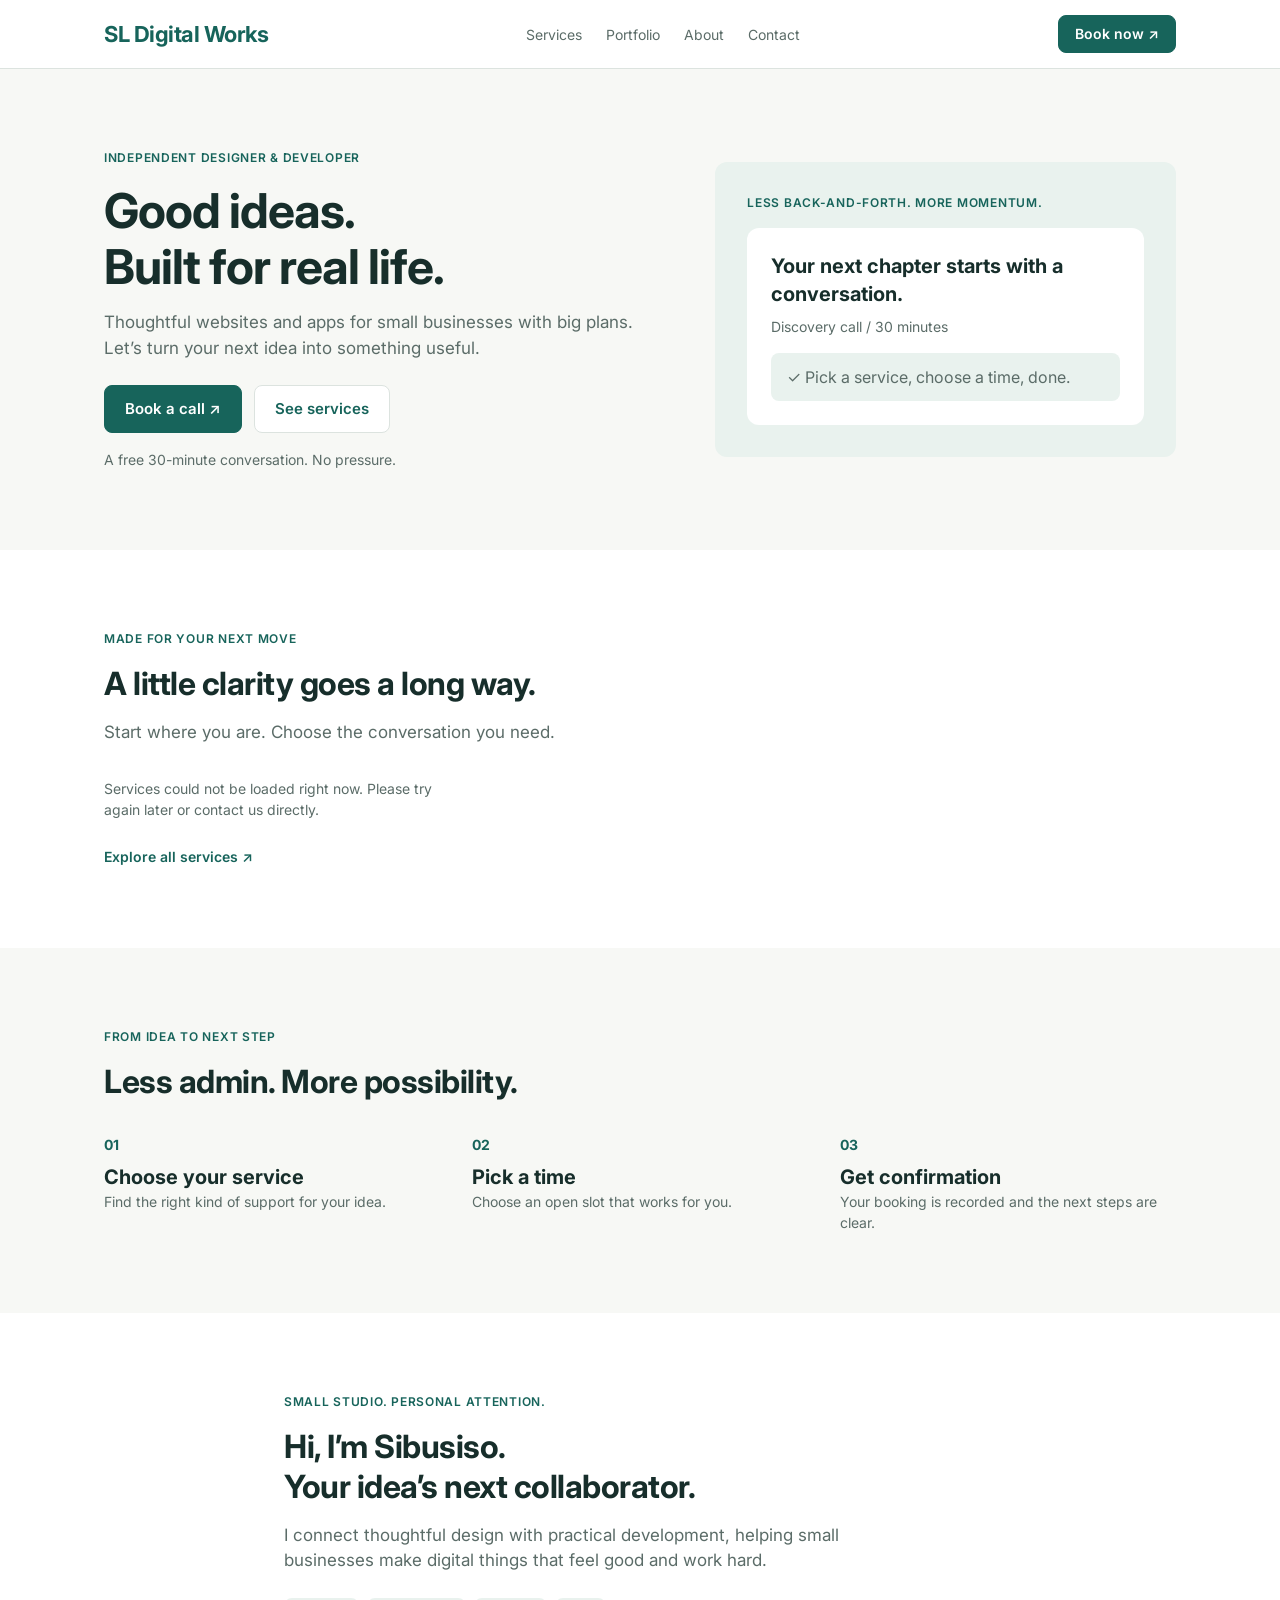
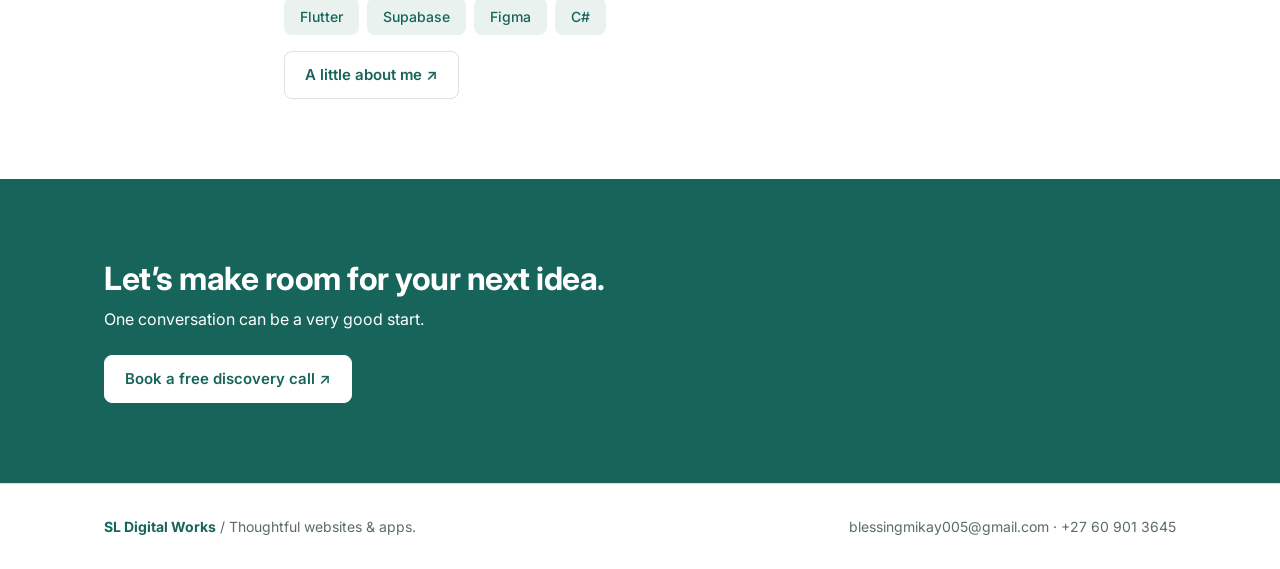
<file: web/index.html>
<!doctype html>
<html lang="en">
  <head>
    <meta charset="utf-8" />
    <meta name="viewport" content="width=device-width, initial-scale=1" />
    <meta
      name="description"
      content="Thoughtful websites and apps for small businesses. SL Digital Works offers graphic design, web design and practical digital development."
    />
    <title>SL Digital Works | Websites and apps for small businesses</title>
    <link rel="preconnect" href="https://fonts.googleapis.com" />
    <link rel="preconnect" href="https://fonts.gstatic.com" crossorigin />
    <link
      href="https://fonts.googleapis.com/css2?family=Inter:wght@400;500;600;700&display=swap"
      rel="stylesheet"
    />
    <link rel="stylesheet" href="css/styles.css" />
  </head>
  <body>
    <header>
      <div class="wrap bar">
        <a class="logo" href="index.html">SL Digital Works</a>
        <button
          class="menu-toggle"
          id="menu"
          aria-label="Open navigation"
          aria-expanded="false"
        >
          ☰
        </button>
        <nav id="nav" aria-label="Main navigation">
          <a href="pages/services.html">Services</a
          ><a href="pages/portfolio.html">Portfolio</a
          ><a href="pages/about.html">About</a
          ><a href="pages/contact.html">Contact</a>
        </nav>
        <a class="btn sm" href="pages/booking.html">Book now ↗</a>
      </div>
    </header>
    <main>
      <section class="pad">
        <div class="wrap hero">
          <div>
            <div class="eyebrow">Independent designer &amp; developer</div>
            <h1>Good ideas.<br />Built for real life.</h1>
            <p class="lead">
              Thoughtful websites and apps for small businesses with big plans.
              Let’s turn your next idea into something useful.
            </p>
            <div class="cta">
              <a class="btn" href="pages/booking.html">Book a call ↗</a
              ><a class="btn sec" href="pages/services.html">See services</a>
            </div>
            <p class="small">A free 30-minute conversation. No pressure.</p>
          </div>
          <div class="panel">
            <div class="eyebrow">Less back-and-forth. More momentum.</div>
            <div class="in">
              <h3>Your next chapter starts with a conversation.</h3>
              <p class="small mt-8">Discovery call / 30 minutes</p>
              <p class="note mb-0">✓ Pick a service, choose a time, done.</p>
            </div>
          </div>
        </div>
      </section>
      <section class="pad alt">
        <div class="wrap">
          <div class="eyebrow">Made for your next move</div>
          <h2>A little clarity goes a long way.</h2>
          <p class="lead">
            Start where you are. Choose the conversation you need.
          </p>
          <div class="cards svc-list">
            <p class="small">Loading services…</p>
          </div>
          <p class="mt-24">
            <a class="link" href="pages/services.html"
              >Explore all services ↗</a
            >
          </p>
        </div>
      </section>
      <section class="pad">
        <div class="wrap">
          <div class="eyebrow">From idea to next step</div>
          <h2>Less admin. More possibility.</h2>
          <div class="steps">
            <div>
              <b>01</b>
              <h3>Choose your service</h3>
              <p class="small">Find the right kind of support for your idea.</p>
            </div>
            <div>
              <b>02</b>
              <h3>Pick a time</h3>
              <p class="small">Choose an open slot that works for you.</p>
            </div>
            <div>
              <b>03</b>
              <h3>Get confirmation</h3>
              <p class="small">
                Your booking is recorded and the next steps are clear.
              </p>
            </div>
          </div>
        </div>
      </section>
      <section class="pad alt">
        <div class="wrap narrow">
          <div class="eyebrow">Small studio. Personal attention.</div>
          <h2>Hi, I’m Sibusiso.<br />Your idea’s next collaborator.</h2>
          <p class="lead">
            I connect thoughtful design with practical development, helping
            small businesses make digital things that feel good and work hard.
          </p>
          <div class="chips">
            <span class="chip">Flutter</span><span class="chip">Supabase</span
            ><span class="chip">Figma</span><span class="chip">C#</span>
          </div>
          <a class="btn sec" href="pages/about.html">A little about me ↗</a>
        </div>
      </section>
      <section class="cta-band">
        <div class="wrap">
          <h2>Let’s make room for your next idea.</h2>
          <p class="mt-8">One conversation can be a very good start.</p>
          <a class="btn" href="pages/booking.html"
            >Book a free discovery call ↗</a
          >
        </div>
      </section>
    </main>
    <footer>
      <div class="wrap footer-inner">
        <div><b>SL Digital Works</b> / Thoughtful websites &amp; apps.</div>
        <div>
          <a href="mailto:blessingmikay005@gmail.com"
            >blessingmikay005@gmail.com</a
          >
          · <a href="tel:+27609013645">+27 60 901 3645</a>
        </div>
      </div>
    </footer>
    <script src="js/config.js"></script>
    <script src="js/supabase.js"></script>
    <script src="js/app.js"></script>
  </body>
</html>
</file>
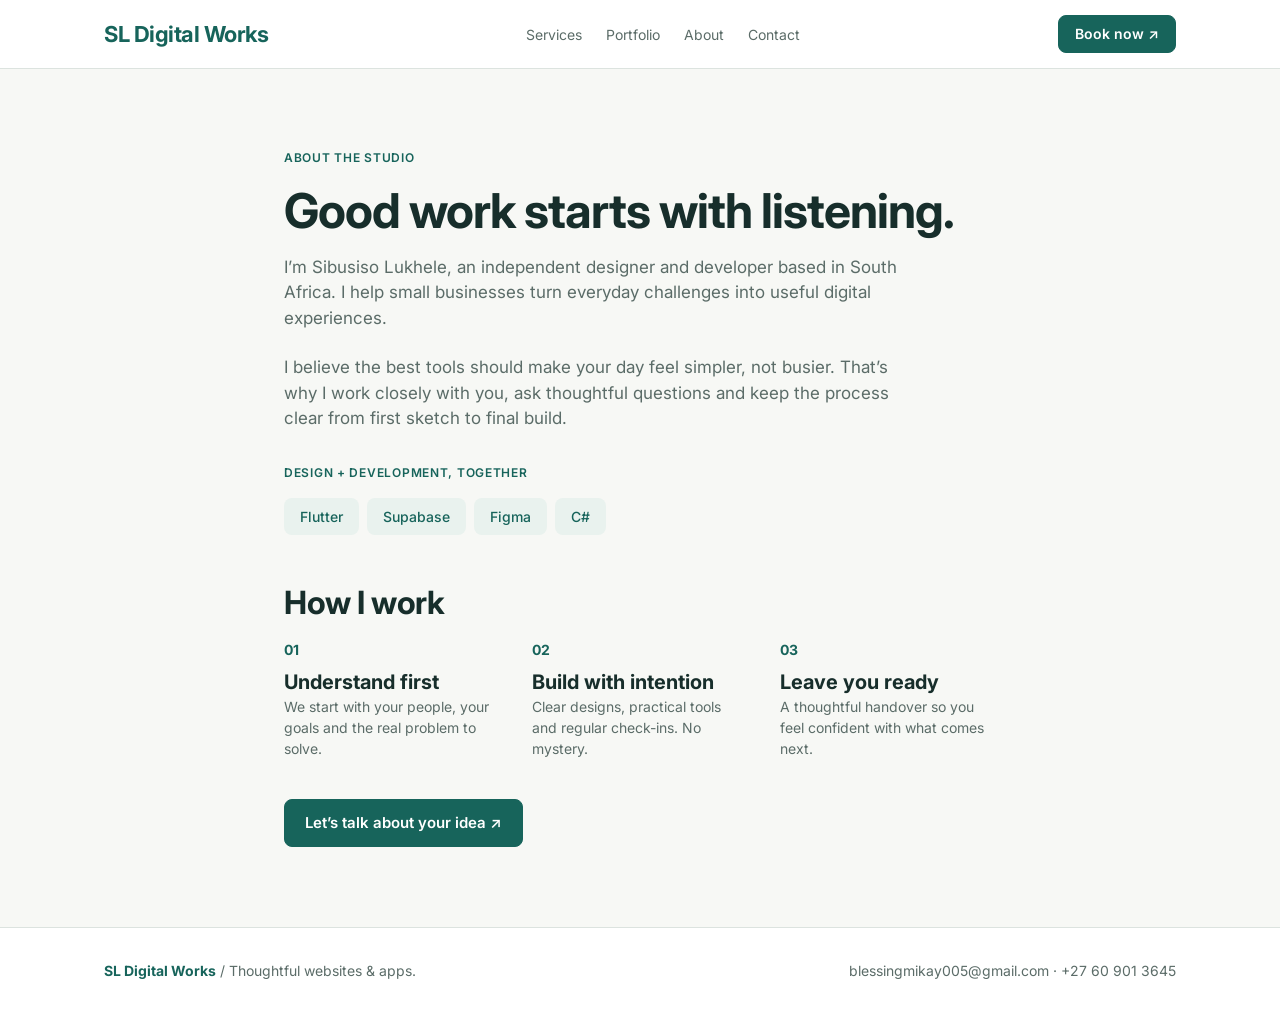
<file: web/pages/about.html>
<!doctype html>
<html lang="en">
  <head>
    <meta charset="utf-8" />
    <meta name="viewport" content="width=device-width, initial-scale=1" />
    <meta
      name="description"
      content="Meet Sibusiso Lukhele of SL Digital Works, an independent designer and developer in South Africa."
    />
    <title>About | SL Digital Works</title>
    <link rel="preconnect" href="https://fonts.googleapis.com" />
    <link rel="preconnect" href="https://fonts.gstatic.com" crossorigin />
    <link
      href="https://fonts.googleapis.com/css2?family=Inter:wght@400;500;600;700&display=swap"
      rel="stylesheet"
    />
    <link rel="stylesheet" href="../css/styles.css" />
  </head>
  <body>
    <header>
      <div class="wrap bar">
        <a class="logo" href="../index.html">SL Digital Works</a>
        <button
          class="menu-toggle"
          id="menu"
          aria-label="Open navigation"
          aria-expanded="false"
        >
          ☰
        </button>
        <nav id="nav" aria-label="Main navigation">
          <a href="services.html">Services</a
          ><a href="portfolio.html">Portfolio</a><a href="about.html">About</a
          ><a href="contact.html">Contact</a>
        </nav>
        <a class="btn sm" href="booking.html">Book now ↗</a>
      </div>
    </header>
    <main>
      <section class="pad">
        <div class="wrap narrow">
          <div class="eyebrow">About the studio</div>
          <h1>Good work starts with listening.</h1>
          <p class="lead">
            I’m Sibusiso Lukhele, an independent designer and developer based in
            South Africa. I help small businesses turn everyday challenges into
            useful digital experiences.
          </p>
          <p class="lead mt-0">
            I believe the best tools should make your day feel simpler, not
            busier. That’s why I work closely with you, ask thoughtful questions
            and keep the process clear from first sketch to final build.
          </p>
          <div class="eyebrow mt-32">Design + development, together</div>
          <div class="chips">
            <span class="chip">Flutter</span><span class="chip">Supabase</span
            ><span class="chip">Figma</span><span class="chip">C#</span>
          </div>
          <h2 class="mt-48">How I work</h2>
          <div class="steps mt-16">
            <div>
              <b>01</b>
              <h3>Understand first</h3>
              <p class="small">
                We start with your people, your goals and the real problem to
                solve.
              </p>
            </div>
            <div>
              <b>02</b>
              <h3>Build with intention</h3>
              <p class="small">
                Clear designs, practical tools and regular check-ins. No
                mystery.
              </p>
            </div>
            <div>
              <b>03</b>
              <h3>Leave you ready</h3>
              <p class="small">
                A thoughtful handover so you feel confident with what comes
                next.
              </p>
            </div>
          </div>
          <p class="mt-40">
            <a class="btn" href="booking.html">Let’s talk about your idea ↗</a>
          </p>
        </div>
      </section>
    </main>
    <footer>
      <div class="wrap footer-inner">
        <div><b>SL Digital Works</b> / Thoughtful websites &amp; apps.</div>
        <div>
          <a href="mailto:blessingmikay005@gmail.com"
            >blessingmikay005@gmail.com</a
          >
          · <a href="tel:+27609013645">+27 60 901 3645</a>
        </div>
      </div>
    </footer>
    <script src="../js/config.js"></script>
    <script src="../js/supabase.js"></script>
    <script src="../js/app.js"></script>
  </body>
</html>
</file>
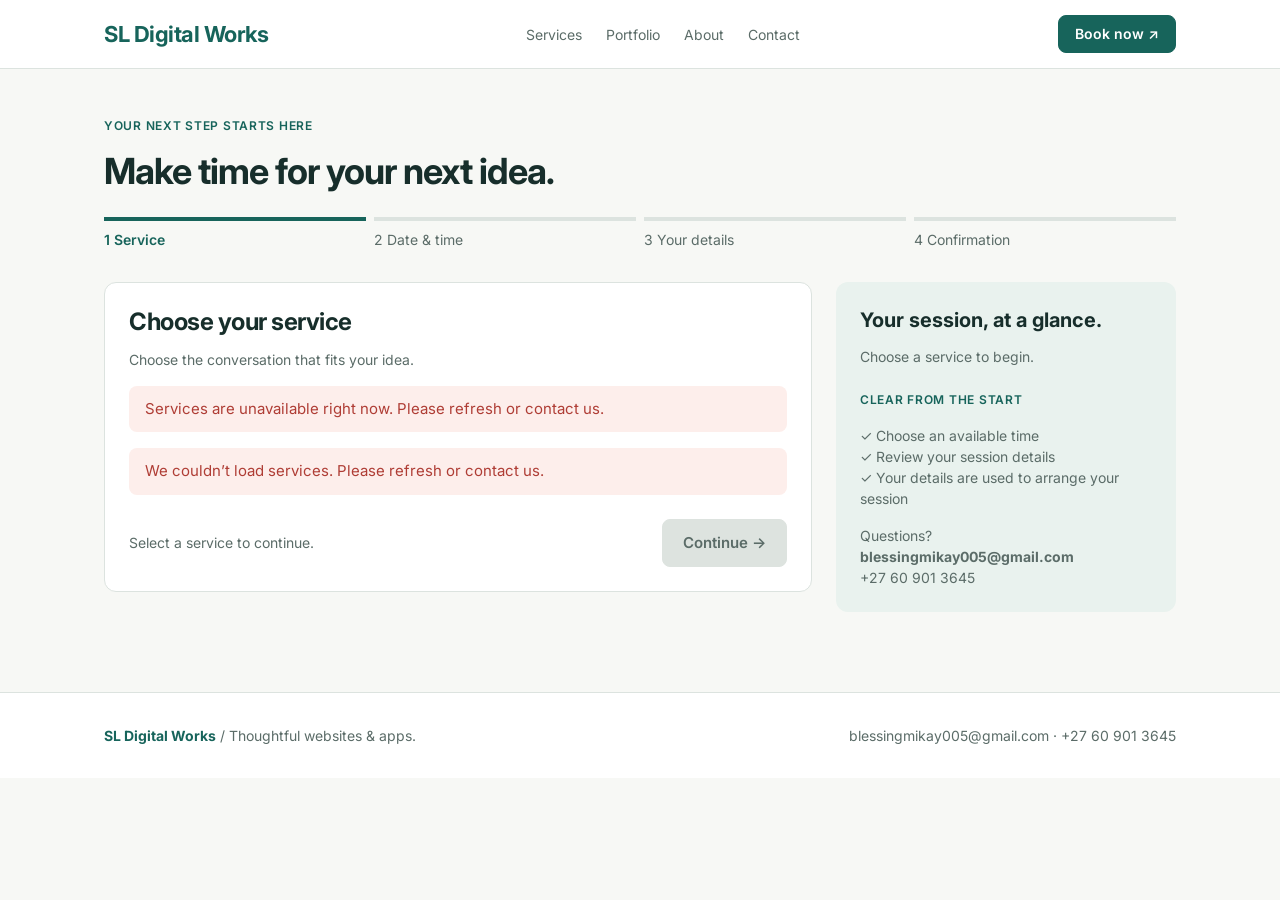
<file: web/pages/booking.html>
<!doctype html>
<html lang="en">
  <head>
    <meta charset="utf-8" />
    <meta name="viewport" content="width=device-width, initial-scale=1" />
    <meta
      name="description"
      content="Book an online discovery session with SL Digital Works."
    />
    <title>Booking | SL Digital Works</title>
    <link rel="preconnect" href="https://fonts.googleapis.com" />
    <link rel="preconnect" href="https://fonts.gstatic.com" crossorigin />
    <link
      href="https://fonts.googleapis.com/css2?family=Inter:wght@400;500;600;700&display=swap"
      rel="stylesheet"
    />
    <link rel="stylesheet" href="../css/styles.css" />
  </head>
  <body>
    <header>
      <div class="wrap bar">
        <a class="logo" href="../index.html">SL Digital Works</a>
        <button
          class="menu-toggle"
          id="menu"
          aria-label="Open navigation"
          aria-expanded="false"
        >
          ☰
        </button>
        <nav id="nav" aria-label="Main navigation">
          <a href="services.html">Services</a
          ><a href="portfolio.html">Portfolio</a><a href="about.html">About</a
          ><a href="contact.html">Contact</a>
        </nav>
        <a class="btn sm" href="booking.html">Book now ↗</a>
      </div>
    </header>
    <main>
      <section class="pad booking-pad">
        <div class="wrap">
          <div class="eyebrow">Your next step starts here</div>
          <h1 class="booking-title">Make time for your next idea.</h1>
          <div class="stepper" id="stepper" aria-label="Booking progress"></div>
          <div class="bk">
            <div class="bkc" id="bk" aria-live="polite">
              <p class="small">Loading booking options…</p>
            </div>
            <aside class="side">
              <h3>Your session, at a glance.</h3>
              <div id="glance" class="mt-12"></div>
              <div class="eyebrow mt-24">Clear from the start</div>
              <p class="small">
                ✓ Choose an available time<br />✓ Review your session details<br />✓
                Your details are used to arrange your session
              </p>
              <p class="small mt-16">
                Questions?<br /><b
                  ><a href="mailto:blessingmikay005@gmail.com"
                    >blessingmikay005@gmail.com</a
                  ></b
                ><br /><a href="tel:+27609013645">+27 60 901 3645</a>
              </p>
            </aside>
          </div>
        </div>
      </section>
    </main>
    <footer>
      <div class="wrap footer-inner">
        <div><b>SL Digital Works</b> / Thoughtful websites &amp; apps.</div>
        <div>
          <a href="mailto:blessingmikay005@gmail.com"
            >blessingmikay005@gmail.com</a
          >
          · <a href="tel:+27609013645">+27 60 901 3645</a>
        </div>
      </div>
    </footer>
    <script src="../js/config.js"></script>
    <script src="../js/supabase.js"></script>
    <script src="../js/app.js"></script>
    <script src="../js/booking.js"></script>
  </body>
</html>
</file>
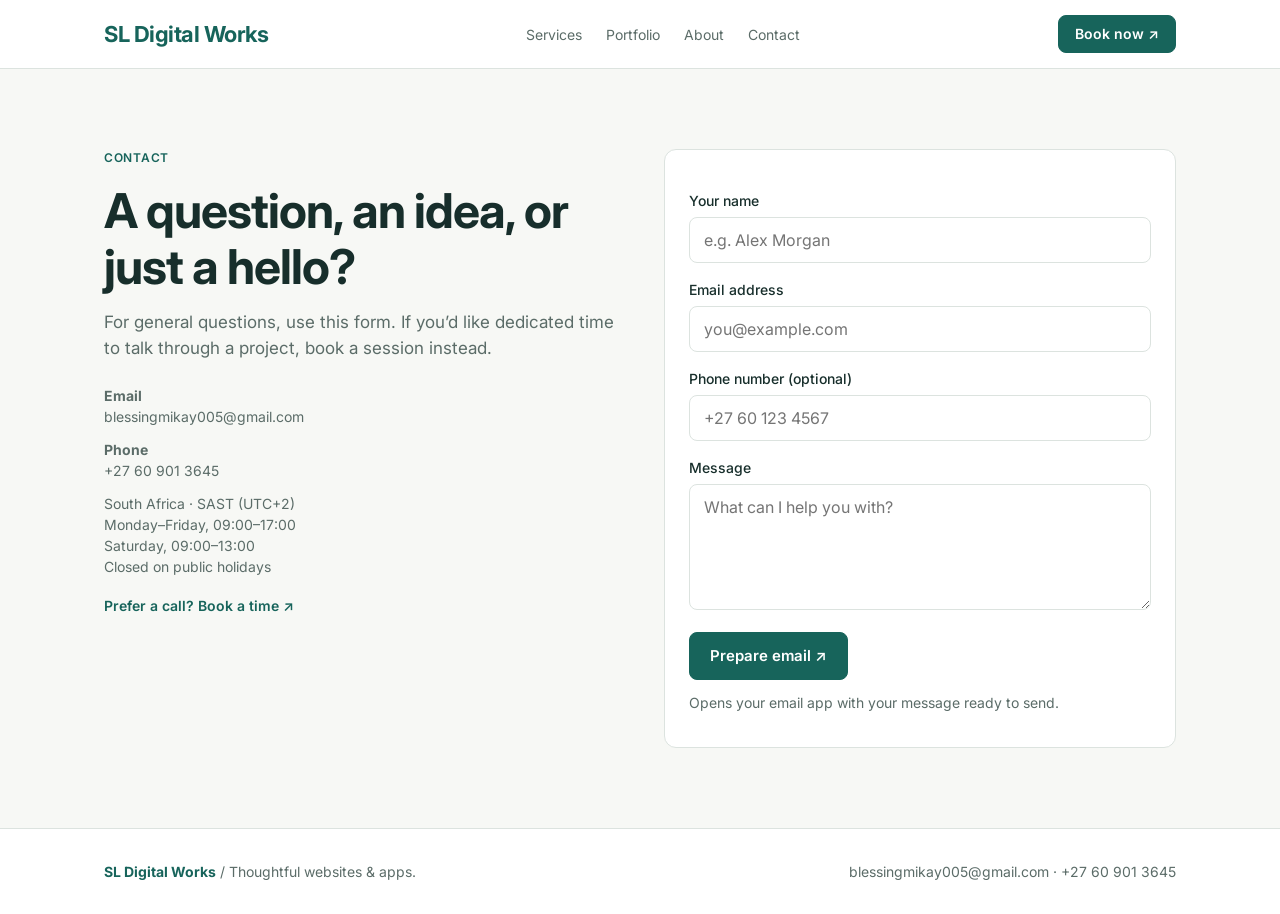
<file: web/pages/contact.html>
<!doctype html>
<html lang="en">
  <head>
    <meta charset="utf-8" />
    <meta name="viewport" content="width=device-width, initial-scale=1" />
    <meta
      name="description"
      content="Contact SL Digital Works for graphic design, website design and development enquiries."
    />
    <title>Contact | SL Digital Works</title>
    <link rel="preconnect" href="https://fonts.googleapis.com" />
    <link rel="preconnect" href="https://fonts.gstatic.com" crossorigin />
    <link
      href="https://fonts.googleapis.com/css2?family=Inter:wght@400;500;600;700&display=swap"
      rel="stylesheet"
    />
    <link rel="stylesheet" href="../css/styles.css" />
  </head>
  <body>
    <header>
      <div class="wrap bar">
        <a class="logo" href="../index.html">SL Digital Works</a>
        <button
          class="menu-toggle"
          id="menu"
          aria-label="Open navigation"
          aria-expanded="false"
        >
          ☰
        </button>
        <nav id="nav" aria-label="Main navigation">
          <a href="services.html">Services</a
          ><a href="portfolio.html">Portfolio</a><a href="about.html">About</a
          ><a href="contact.html">Contact</a>
        </nav>
        <a class="btn sm" href="booking.html">Book now ↗</a>
      </div>
    </header>
    <main>
      <section class="pad">
        <div class="wrap two">
          <div>
            <div class="eyebrow">Contact</div>
            <h1>A question, an idea, or just a hello?</h1>
            <p class="lead">
              For general questions, use this form. If you’d like dedicated time
              to talk through a project, book a session instead.
            </p>
            <p class="small mt-24">
              <b>Email</b><br /><a href="mailto:blessingmikay005@gmail.com"
                >blessingmikay005@gmail.com</a
              >
            </p>
            <p class="small mt-12">
              <b>Phone</b><br /><a href="tel:+27609013645">+27 60 901 3645</a>
            </p>
            <p class="small mt-12">
              South Africa · SAST (UTC+2)<br />Monday–Friday, 09:00–17:00
              <br />Saturday, 09:00–13:00
              <br />
              Closed on public holidays
            </p>
            <p class="mt-16">
              <a class="link" href="booking.html"
                >Prefer a call? Book a time ↗</a
              >
            </p>
          </div>
          <form class="bkc" id="contact-form" novalidate>
            <label for="cn">Your name</label
            ><input
              id="cn"
              name="name"
              autocomplete="name"
              required
              maxlength="100"
              placeholder="e.g. Alex Morgan"
            />
            <div class="err" id="cn-error"></div>
            <label for="ce">Email address</label
            ><input
              id="ce"
              name="email"
              type="email"
              autocomplete="email"
              required
              maxlength="254"
              placeholder="you@example.com"
            />
            <div class="err" id="ce-error"></div>
            <label for="cp">Phone number (optional)</label
            ><input
              id="cp"
              name="phone"
              type="tel"
              inputmode="tel"
              autocomplete="tel"
              maxlength="20"
              placeholder="+27 60 123 4567"
            />
            <div class="err" id="cp-error"></div>
            <label for="cm">Message</label
            ><textarea
              id="cm"
              name="message"
              rows="5"
              required
              maxlength="3000"
              placeholder="What can I help you with?"
            ></textarea>
            <div class="err" id="cm-error"></div>
            <p class="mt-16">
              <button class="btn" type="submit">Prepare email ↗</button>
            </p>
            <p class="small mt-12">
              Opens your email app with your message ready to send.
            </p>
            <div class="form-status" id="contact-status" role="status"></div>
          </form>
        </div>
      </section>
    </main>
    <footer>
      <div class="wrap footer-inner">
        <div><b>SL Digital Works</b> / Thoughtful websites &amp; apps.</div>
        <div>
          <a href="mailto:blessingmikay005@gmail.com"
            >blessingmikay005@gmail.com</a
          >
          · <a href="tel:+27609013645">+27 60 901 3645</a>
        </div>
      </div>
    </footer>
    <script src="../js/config.js"></script>
    <script src="../js/supabase.js"></script>
    <script src="../js/app.js"></script>
    <script src="../js/contact.js"></script>
  </body>
</html>
</file>
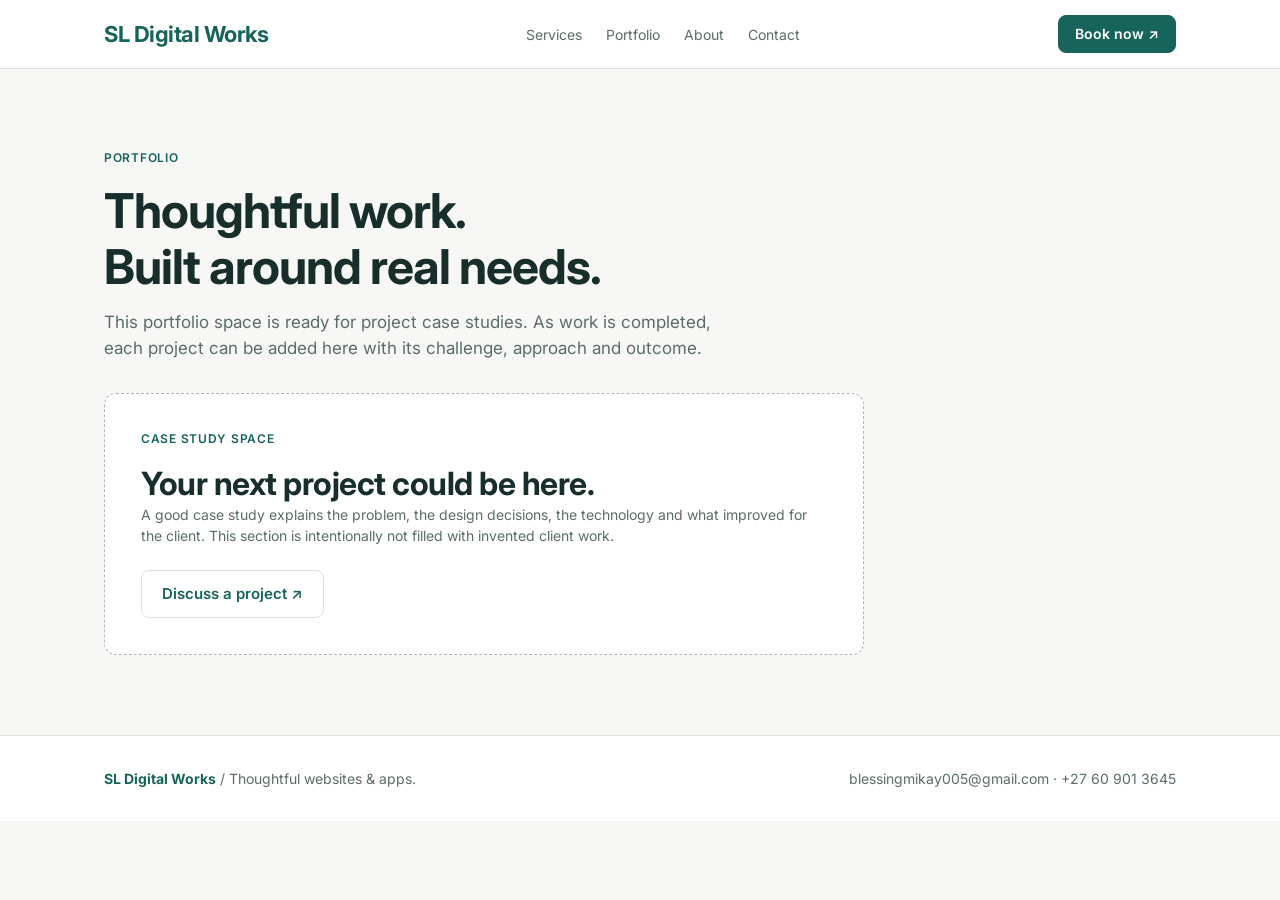
<file: web/pages/portfolio.html>
<!doctype html>
<html lang="en">
  <head>
    <meta charset="utf-8" />
    <meta name="viewport" content="width=device-width, initial-scale=1" />
    <meta
      name="description"
      content="Selected work and project capabilities from SL Digital Works."
    />
    <title>Portfolio | SL Digital Works</title>
    <link rel="preconnect" href="https://fonts.googleapis.com" />
    <link rel="preconnect" href="https://fonts.gstatic.com" crossorigin />
    <link
      href="https://fonts.googleapis.com/css2?family=Inter:wght@400;500;600;700&display=swap"
      rel="stylesheet"
    />
    <link rel="stylesheet" href="../css/styles.css" />
  </head>
  <body>
    <header>
      <div class="wrap bar">
        <a class="logo" href="../index.html">SL Digital Works</a>
        <button
          class="menu-toggle"
          id="menu"
          aria-label="Open navigation"
          aria-expanded="false"
        >
          ☰
        </button>
        <nav id="nav" aria-label="Main navigation">
          <a href="services.html">Services</a
          ><a href="portfolio.html">Portfolio</a><a href="about.html">About</a
          ><a href="contact.html">Contact</a>
        </nav>
        <a class="btn sm" href="booking.html">Book now ↗</a>
      </div>
    </header>
    <main>
      <section class="pad">
        <div class="wrap">
          <div class="eyebrow">Portfolio</div>
          <h1>Thoughtful work.<br />Built around real needs.</h1>
          <p class="lead">
            This portfolio space is ready for project case studies. As work is
            completed, each project can be added here with its challenge,
            approach and outcome.
          </p>
          <div class="portfolio-placeholder">
            <div class="eyebrow">Case study space</div>
            <h2>Your next project could be here.</h2>
            <p class="small">
              A good case study explains the problem, the design decisions, the
              technology and what improved for the client. This section is
              intentionally not filled with invented client work.
            </p>
            <a class="btn sec mt-24" href="contact.html">Discuss a project ↗</a>
          </div>
        </div>
      </section>
    </main>
    <footer>
      <div class="wrap footer-inner">
        <div><b>SL Digital Works</b> / Thoughtful websites &amp; apps.</div>
        <div>
          <a href="mailto:blessingmikay005@gmail.com"
            >blessingmikay005@gmail.com</a
          >
          · <a href="tel:+27609013645">+27 60 901 3645</a>
        </div>
      </div>
    </footer>
    <script src="../js/config.js"></script>
    <script src="../js/supabase.js"></script>
    <script src="../js/app.js"></script>
  </body>
</html>
</file>
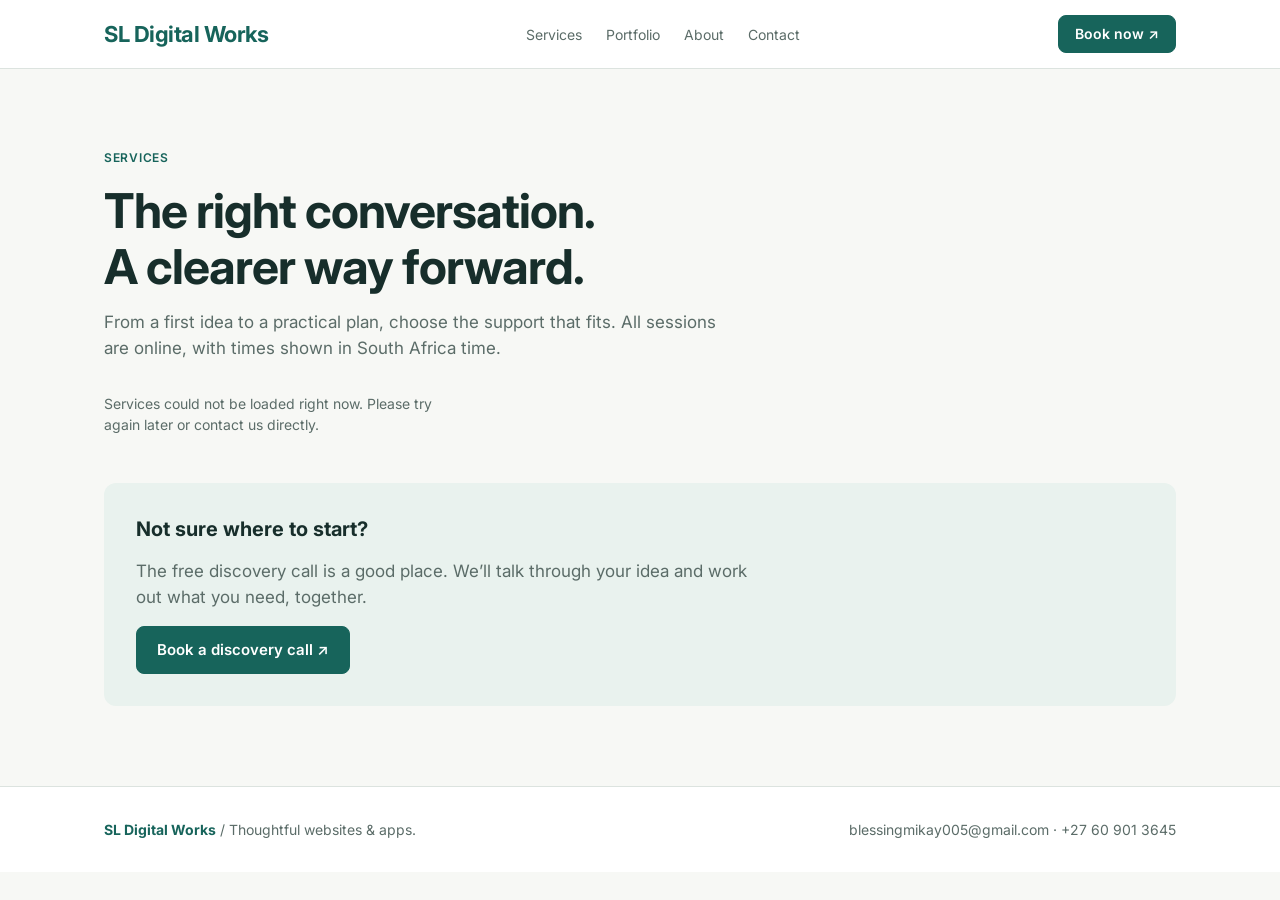
<file: web/pages/services.html>
<!doctype html>
<html lang="en">
  <head>
    <meta charset="utf-8" />
    <meta name="viewport" content="width=device-width, initial-scale=1" />
    <meta
      name="description"
      content="Graphic design, website design and development services from SL Digital Works."
    />
    <title>Services | SL Digital Works</title>
    <link rel="preconnect" href="https://fonts.googleapis.com" />
    <link rel="preconnect" href="https://fonts.gstatic.com" crossorigin />
    <link
      href="https://fonts.googleapis.com/css2?family=Inter:wght@400;500;600;700&display=swap"
      rel="stylesheet"
    />
    <link rel="stylesheet" href="../css/styles.css" />
  </head>
  <body>
    <header>
      <div class="wrap bar">
        <a class="logo" href="../index.html">SL Digital Works</a>
        <button
          class="menu-toggle"
          id="menu"
          aria-label="Open navigation"
          aria-expanded="false"
        >
          ☰
        </button>
        <nav id="nav" aria-label="Main navigation">
          <a href="services.html">Services</a
          ><a href="portfolio.html">Portfolio</a><a href="about.html">About</a
          ><a href="contact.html">Contact</a>
        </nav>
        <a class="btn sm" href="booking.html">Book now ↗</a>
      </div>
    </header>
    <main>
      <section class="pad">
        <div class="wrap">
          <div class="eyebrow">Services</div>
          <h1>The right conversation.<br />A clearer way forward.</h1>
          <p class="lead">
            From a first idea to a practical plan, choose the support that fits.
            All sessions are online, with times shown in South Africa time.
          </p>
          <div class="cards svc-list">
            <p class="small">Loading services…</p>
          </div>
          <div class="panel mt-48">
            <h3>Not sure where to start?</h3>
            <p class="lead mb-16">
              The free discovery call is a good place. We’ll talk through your
              idea and work out what you need, together.
            </p>
            <a class="btn" href="booking.html">Book a discovery call ↗</a>
          </div>
        </div>
      </section>
    </main>
    <footer>
      <div class="wrap footer-inner">
        <div><b>SL Digital Works</b> / Thoughtful websites &amp; apps.</div>
        <div>
          <a href="mailto:blessingmikay005@gmail.com"
            >blessingmikay005@gmail.com</a
          >
          · <a href="tel:+27609013645">+27 60 901 3645</a>
        </div>
      </div>
    </footer>
    <script src="../js/config.js"></script>
    <script src="../js/supabase.js"></script>
    <script src="../js/app.js"></script>
  </body>
</html>
</file>
<file: web/css/styles.css>
:root {
     --primary: #17645B;
     --primary-hover: #104C45;
     --tint: #E9F2EE;
     --text: #172E2B;
     --muted: #5B6C68;
     --border: #DCE3DF;
     --bg: #F7F8F5;
     --surface: #fff;
     --success: #286640;
     --error: #AF3D35;
     --r-card: 12px;
     --r-ctl: 8px
 }

 * {
     box-sizing: border-box;
     margin: 0
 }

 html {
     scroll-behavior: smooth
 }

 body {
     font: 16px/1.5 Inter, system-ui, sans-serif;
     color: var(--text);
     background: var(--bg)
 }

 a {
     color: inherit;
     text-decoration: none
 }

 a:hover {
     text-decoration: none
 }

 button,
 input,
 textarea {
     font: inherit
 }

 button:focus-visible,
 a:focus-visible,
 input:focus-visible,
 textarea:focus-visible {
     outline: 3px solid #77A99F;
     outline-offset: 3px
 }

 .wrap {
     max-width: 1120px;
     margin: 0 auto;
     padding: 0 24px
 }

 .narrow {
     max-width: 760px
 }

 header {
     background: var(--surface);
     position: sticky;
     top: 0;
     z-index: 5;
     border-bottom: 1px solid var(--border)
 }

 .bar {
     display: flex;
     align-items: center;
     justify-content: space-between;
     min-height: 68px;
     gap: 20px
 }

 .logo {
     font-size: 22px;
     font-weight: 700;
     color: var(--primary);
     letter-spacing: -.5px;
     white-space: nowrap
 }

 nav {
     display: flex;
     align-items: center;
     gap: 24px;
     font-size: 14px;
     color: var(--muted)
 }

 nav a:hover,
 nav a[aria-current=page] {
     color: var(--primary)
 }

 .menu-toggle {
     display: none;
     background: none;
     border: 0;
     font-size: 22px;
     color: var(--primary);
     cursor: pointer
 }

 .btn {
     display: inline-block;
     font: 600 15px/1.2 Inter, sans-serif;
     padding: 14px 20px;
     border-radius: var(--r-ctl);
     border: 1px solid var(--primary);
     background: var(--primary);
     color: #fff;
     cursor: pointer;
     text-align: center
 }

 .btn:hover {
     background: var(--primary-hover);
     color: #fff
 }

 .btn.sec {
     background: var(--surface);
     color: var(--primary);
     border-color: var(--border)
 }

 .btn.sec:hover {
     background: var(--tint)
 }

 .btn.sm {
     padding: 10px 16px;
     font-size: 14px
 }

 .btn:disabled {
     background: #DDE3DF;
     border-color: #DDE3DF;
     color: #5B6C68;
     cursor: not-allowed
 }

 .eyebrow {
     font-size: 12px;
     font-weight: 600;
     letter-spacing: .06em;
     text-transform: uppercase;
     color: var(--primary);
     margin-bottom: 16px
 }

 h1 {
     font-size: 48px;
     line-height: 1.16;
     letter-spacing: -1px
 }

 h2 {
     font-size: 32px;
     line-height: 1.25;
     letter-spacing: -.5px
 }

 h3 {
     font-size: 20px;
     line-height: 1.4
 }

 .lead {
     color: var(--muted);
     max-width: 620px;
     margin: 16px 0 24px;
     font-size: 17px
 }

 .small {
     font-size: 14px;
     line-height: 1.5;
     color: var(--muted)
 }

 .pad {
     padding: 80px 0
 }

 .alt {
     background: var(--surface)
 }

 .hero {
     display: grid;
     grid-template-columns: minmax(0, 1.1fr) minmax(0, .9fr);
     gap: 48px;
     align-items: center
 }

 .cta {
     display: flex;
     gap: 12px;
     flex-wrap: wrap;
     margin-bottom: 16px
 }

 .panel {
     background: var(--tint);
     border-radius: var(--r-card);
     padding: 32px
 }

 .panel .in {
     background: var(--surface);
     border-radius: var(--r-card);
     padding: 24px
 }

 .cards {
     display: grid;
     grid-template-columns: repeat(3, minmax(0, 1fr));
     gap: 24px;
     margin-top: 32px
 }

 .card {
     background: var(--surface);
     border: 1px solid var(--border);
     border-radius: var(--r-card);
     padding: 24px;
     display: flex;
     flex-direction: column;
     gap: 12px
 }

 .card .meta {
     display: flex;
     justify-content: space-between;
     align-items: baseline;
     margin-top: auto
 }

 .price {
     font-weight: 600;
     color: var(--primary);
     font-size: 18px
 }

 .card-number {
     margin: 0
 }

 .steps {
     display: grid;
     grid-template-columns: repeat(3, minmax(0, 1fr));
     gap: 32px;
     margin-top: 32px
 }

 .steps b {
     display: block;
     color: var(--primary);
     font-size: 14px;
     margin-bottom: 8px
 }

 .chips {
     display: flex;
     gap: 8px;
     flex-wrap: wrap;
     margin: 16px 0
 }

 .chip {
     background: var(--tint);
     color: var(--primary);
     border-radius: var(--r-ctl);
     padding: 8px 16px;
     font-size: 14px;
     font-weight: 500
 }

 .cta-band {
     background: var(--primary);
     color: #fff;
     padding: 80px 0
 }

 .cta-band .btn {
     background: #fff;
     color: var(--primary);
     border-color: #fff;
     margin-top: 24px
 }

 footer {
     background: var(--surface);
     border-top: 1px solid var(--border);
     padding: 32px 0;
     font-size: 14px;
     color: var(--muted)
 }

 .footer-inner {
     display: flex;
     justify-content: space-between;
     flex-wrap: wrap;
     gap: 12px
 }

 footer b {
     color: var(--primary)
 }

 footer a:hover {
     color: var(--primary)
 }

 .two {
     display: grid;
     grid-template-columns: minmax(0, 1fr) minmax(0, 1fr);
     gap: 48px;
     align-items: start
 }

 label {
     display: block;
     font-size: 14px;
     font-weight: 500;
     margin: 16px 0 6px
 }

 input,
 textarea {
     width: 100%;
     font: 16px Inter, sans-serif;
     padding: 12px 14px;
     border: 1px solid var(--border);
     border-radius: var(--r-ctl);
     background: var(--surface);
     color: var(--text)
 }

 input:focus,
 textarea:focus {
     outline: 2px solid var(--primary);
     outline-offset: 1px
 }

 .err {
     color: var(--error);
     font-size: 14px;
     margin-top: 4px;
     min-height: 0
 }

 .alert {
     background: #FDEEEB;
     color: var(--error);
     border-radius: var(--r-ctl);
     padding: 12px 16px;
     margin: 16px 0;
     font-size: 15px
 }

 .note {
     background: var(--tint);
     color: var(--muted);
     border-radius: var(--r-ctl);
     padding: 12px 16px;
     margin: 16px 0
 }

 .link {
     background: none;
     border: 0;
     color: var(--primary);
     font: 600 14px Inter, sans-serif;
     cursor: pointer
 }

 .portfolio-placeholder {
     margin-top: 32px;
     padding: 36px;
     border: 1px dashed #A9BCB5;
     border-radius: var(--r-card);
     background: var(--surface);
     max-width: 760px
 }

 .form-status {
     font-size: 14px;
     color: var(--muted);
     margin-top: 10px
 }

 /* booking */
 .booking-pad {
     padding-top: 48px
 }

 .booking-title {
     font-size: 36px
 }

 .stepper {
     display: grid;
     grid-template-columns: repeat(4, minmax(0, 1fr));
     gap: 8px;
     margin: 24px 0 32px
 }

 .stepper div {
     border-top: 4px solid var(--border);
     padding-top: 8px;
     font-size: 14px;
     color: var(--muted)
 }

 .stepper .done,
 .stepper .cur {
     border-color: var(--primary);
     color: var(--primary)
 }

 .stepper .cur {
     font-weight: 600
 }

 .bk {
     display: grid;
     grid-template-columns: minmax(0, 1fr) 340px;
     gap: 24px;
     align-items: start
 }

 .bkc,
 .side {
     min-width: 0
 }

 .bkc {
     background: var(--surface);
     border: 1px solid var(--border);
     border-radius: var(--r-card);
     padding: 24px
 }

 .side {
     background: var(--tint);
     border-radius: var(--r-card);
     padding: 24px
 }

 .opt {
     display: block;
     border: 1px solid var(--border);
     border-radius: var(--r-ctl);
     padding: 16px;
     margin-bottom: 12px;
     cursor: pointer;
     background: var(--surface);
     width: 100%;
     text-align: left;
     font: inherit;
     color: inherit
 }

 .opt.sel {
     border: 2px solid var(--primary);
     padding: 15px
 }

 .opt .t {
     display: flex;
     justify-content: space-between;
     font-weight: 600;
     margin-bottom: 4px
 }

 .dates {
     display: flex;
     gap: 8px;
     overflow-x: auto;
     padding-bottom: 8px;
     margin: 16px 0
 }

 .dc {
     flex: 0 0 64px;
     border: 1px solid var(--border);
     border-radius: var(--r-ctl);
     background: var(--surface);
     padding: 10px 0;
     text-align: center;
     font: inherit;
     color: inherit;
     cursor: pointer
 }

 .dc small {
     display: block;
     color: var(--muted)
 }

 .dc.sel {
     background: var(--primary);
     color: #fff;
     border-color: var(--primary)
 }

 .dc.sel small {
     color: #fff
 }

 .dc:disabled {
     background: var(--bg);
     color: #9aa7a3;
     cursor: not-allowed
 }

 .slots {
     display: grid;
     grid-template-columns: repeat(3, minmax(0, 1fr));
     gap: 8px
 }

 .slot {
     border: 1px solid var(--border);
     border-radius: var(--r-ctl);
     background: var(--surface);
     padding: 12px 16px;
     font: inherit;
     text-align: left;
     cursor: pointer;
     color: inherit
 }

 .slot.sel {
     background: var(--primary);
     color: #fff;
     border-color: var(--primary)
 }

 .skel {
     height: 46px;
     border-radius: var(--r-ctl);
     background: #DDE3DF;
     animation: pulse 1.2s infinite
 }

 @keyframes pulse {
     50% {
         opacity: .5
     }
 }

 .ok {
     display: inline-block;
     background: #E4F1E8;
     color: var(--success);
     border-radius: 99px;
     padding: 4px 12px;
     font-size: 14px;
     font-weight: 600
 }

 .session-name {
     color: var(--primary)
 }

 .form-heading {
     font-size: 24px;
     margin-bottom: 12px
 }

 .date-heading {
     font-size: 17px
 }

 .success-title {
     margin: 16px 0 8px
 }

 .row {
     display: flex;
     justify-content: space-between;
     gap: 12px;
     align-items: center;
     margin-top: 24px
 }

 .row.compact {
     margin: 8px 0 0
 }

 .primary-text {
     color: var(--primary);
     font-weight: 600
 }

 .form-heading+form {
     margin-top: 8px
 }

 .block {
     display: block
 }

 .mt-0 {
     margin-top: 0 !important
 }

 .mt-8 {
     margin-top: 8px !important
 }

 .mt-12 {
     margin-top: 12px !important
 }

 .mt-16 {
     margin-top: 16px !important
 }

 .mt-24 {
     margin-top: 24px !important
 }

 .mt-32 {
     margin-top: 32px !important
 }

 .mt-40 {
     margin-top: 40px !important
 }

 .mt-48 {
     margin-top: 48px !important
 }

 .mb-0 {
     margin-bottom: 0 !important
 }

 .mb-16 {
     margin-bottom: 16px !important
 }

 @media(max-width:820px) {
     h1 {
         font-size: 34px
     }

     h2 {
         font-size: 28px
     }

     .hero,
     .two,
     .bk,
     .cards,
     .steps {
         grid-template-columns: minmax(0, 1fr)
     }

     .stepper .lb {
         display: none
     }

     .stepper .cur .lb {
         display: inline
     }

     .slots {
         grid-template-columns: repeat(2, minmax(0, 1fr))
     }

     .pad {
         padding: 48px 0
     }

     .logo {
         font-size: 18px
     }

     .menu-toggle {
         display: block
     }

     nav {
         display: none;
         position: absolute;
         top: 68px;
         left: 0;
         right: 0;
         background: var(--surface);
         flex-direction: column;
         align-items: flex-start;
         padding: 16px 24px;
         border-bottom: 1px solid var(--border)
     }

     nav.open {
         display: flex
     }

     .bar>.btn {
         margin-left: auto
     }

     .booking-title {
         font-size: 30px
     }

     .panel {
         padding: 24px
     }
 }

 @media(prefers-reduced-motion:reduce) {
     html {
         scroll-behavior: auto
     }

     *,
     *::before,
     *::after {
         animation-duration: .01ms !important;
         animation-iteration-count: 1 !important;
         transition-duration: .01ms !important
     }
 }
</file>
